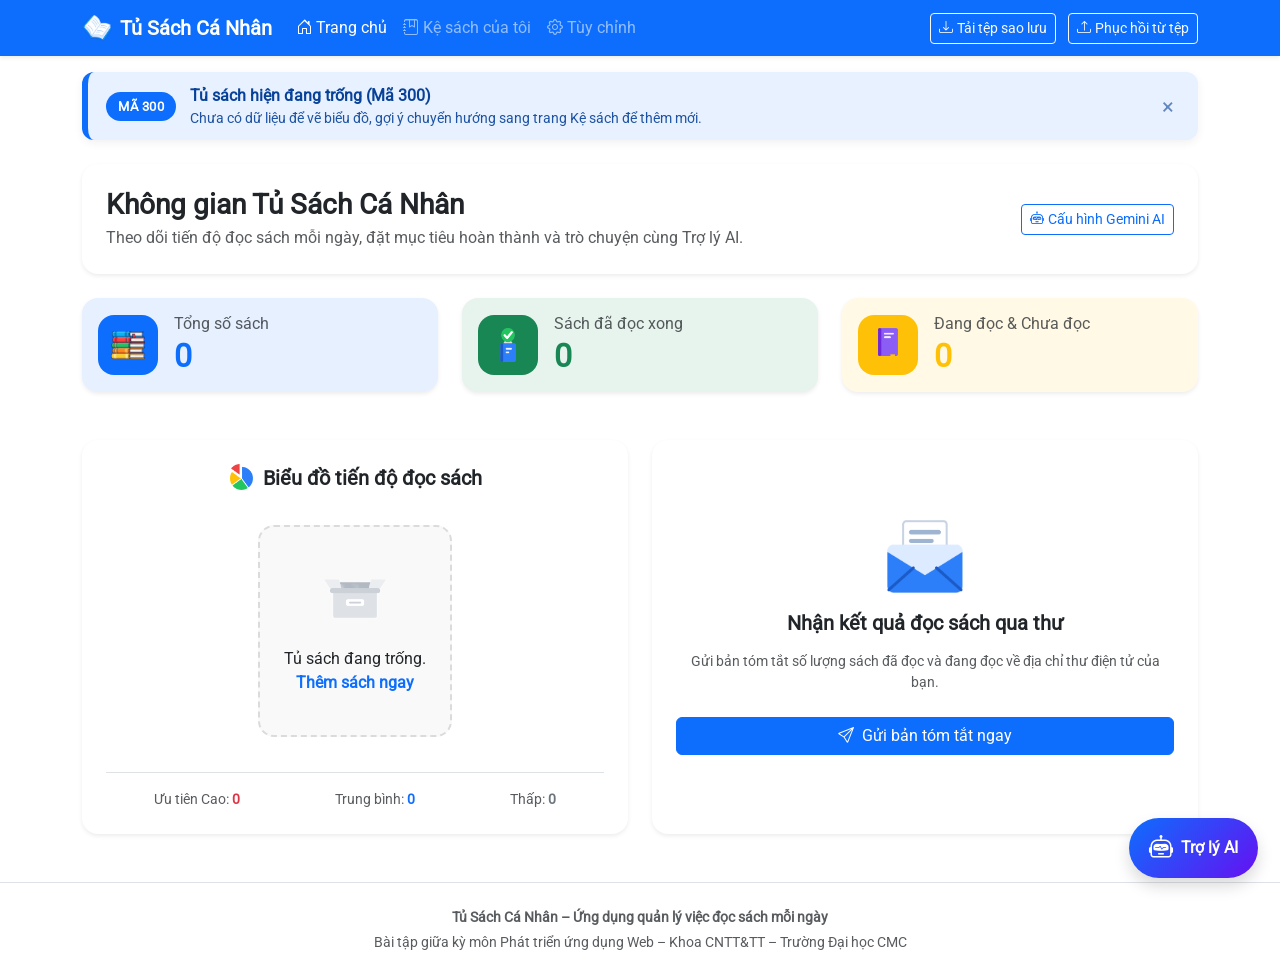
<file: index.html>
<!DOCTYPE html>
<html lang="vi">
<head>
    <meta charset="UTF-8">
    <meta name="viewport" content="width=device-width, initial-scale=1.0">
    <title>Trang chủ - Tủ Sách Cá Nhân</title>

    <!-- [MÃ: GD-01] Khúc này chạy ngay lập tức khi vừa mở trang để đọc giao diện, kiểu chữ và bộ icon từ máy lên trước, giúp màn hình không bị chớp trắng -->
    <link id="themeStylesheet" href="vendor/bootstrap/bootstrap.min.css" rel="stylesheet">
    <script>
        (function() {
            const themeUrls = {
                'pure': '',
                'default': 'vendor/bootstrap/bootstrap.min.css',
                'flatly': 'vendor/bootswatch/flatly.min.css',
                'cyborg': 'vendor/bootswatch/cyborg.min.css',
                'sketchy': 'vendor/bootswatch/sketchy.min.css',
                'morph': 'vendor/bootswatch/morph.min.css'
            };
            const savedTheme = localStorage.getItem('app_theme') || 'default';
            const linkEl = document.getElementById('themeStylesheet');
            if (savedTheme === 'pure') {
                linkEl.removeAttribute('href');
                document.documentElement.classList.add('pure-mode');
            } else {
                linkEl.href = themeUrls[savedTheme] || themeUrls['default'];
                document.documentElement.classList.remove('pure-mode');
            }

            const savedFont = localStorage.getItem('app_font') || 'priority-regular';
            document.documentElement.setAttribute('data-font', savedFont);

            if ((localStorage.getItem('app_icon_pack') || 'bo1') === 'bo4') {
                document.documentElement.classList.add('use-default-icons');
            }
        })();
    </script>
    <link rel="stylesheet" href="vendor/bootstrap-icons/font/bootstrap-icons.css">
    <link rel="stylesheet" href="assets/css/style.css">
    <script src="vendor/chartjs/chart.umd.js"></script>
    <script src="vendor/emailjs/email.min.js"></script>
</head>
<body>

    <!-- [MÃ: GD-02] Thanh điều hướng trên cùng (Navbar): Chứa logo, menu chuyển giữa 3 trang và 2 nút Sao lưu / Phục hồi dữ liệu -->
    <nav class="navbar navbar-expand-lg navbar-dark bg-primary sticky-top shadow-sm" id="mainNavbar">
        <div class="container">
            <a class="navbar-brand fw-bold d-flex align-items-center" href="index.html">
                <i class="bi bi-book-half me-2 default-icon"></i>
                <img data-icon="logo.png" class="nav-logo me-2 dynamic-icon" alt="">
                Tủ Sách Cá Nhân
            </a>
            <button class="navbar-toggler" type="button" id="mobileMenuBtn" data-bs-toggle="collapse" data-bs-target="#navbarNav">
                <span class="navbar-toggler-icon"></span>
            </button>
            <div class="collapse navbar-collapse" id="navbarNav">
                <ul class="navbar-nav me-auto">
                    <li class="nav-item"><a class="nav-link active" href="index.html"><i class="bi bi-house-door me-1"></i>Trang chủ</a></li>
                    <li class="nav-item"><a class="nav-link" href="books.html"><i class="bi bi-journal-bookmark me-1"></i>Kệ sách của tôi</a></li>
                    <li class="nav-item"><a class="nav-link" href="settings.html"><i class="bi bi-gear me-1"></i>Tùy chỉnh</a></li>
                </ul>
                <div class="nav-actions">
                    <button class="btn btn-outline-light btn-sm ms-2" id="btnExportJSON"><i class="bi bi-download me-1"></i>Tải tệp sao lưu</button>
                    <label class="btn btn-outline-light btn-sm ms-2 mb-0" for="btnImportJSON"><i class="bi bi-upload me-1"></i>Phục hồi từ tệp</label>
                    <input type="file" id="btnImportJSON" accept=".json" style="display: none;">
                </div>
            </div>
        </div>
    </nav>

    <!-- [MÃ: GD-18] Khung hiển thị trạng thái kết nối & bắt ngoại lệ trực tiếp trên màn hình (Báo rõ mã 200, 300, 400, 404, 500...) -->
    <div class="container mt-3">
        <div id="systemStatusBox" class="status-banner status-200">
            <div class="status-banner-left">
                <span id="statusCodeBadge" class="status-code-pill">MÃ 200</span>
                <div class="status-text-group">
                    <strong id="statusTitleText">Hệ thống hoạt động ổn định</strong>
                    <span id="statusDetailText" class="status-detail-sub">Đã kết nối bộ nhớ trình duyệt và tải dữ liệu tủ sách thành công.</span>
                </div>
            </div>
            <button type="button" class="status-close-btn" id="btnHideStatusBox" title="Thu gọn thông báo">×</button>
        </div>
    </div>

    <main class="container py-4">
        <div class="welcome-banner mb-4 p-4 rounded-4 shadow-sm bg-body d-flex justify-content-between align-items-center flex-wrap gap-3">
            <div>
                <h3 class="fw-bold mb-1">Không gian Tủ Sách Cá Nhân</h3>
                <p class="text-muted mb-0">Theo dõi tiến độ đọc sách mỗi ngày, đặt mục tiêu hoàn thành và trò chuyện cùng Trợ lý AI.</p>
            </div>
            <a href="settings.html#aiSettingsSection" class="btn btn-outline-primary btn-sm">
                <i class="bi bi-robot me-1"></i>Cấu hình Gemini AI
            </a>
        </div>

        <!-- [MÃ: GD-03] 3 hộp thống kê số lượng sách: Tổng số sách (#totalBooks), Đã đọc (#readBooks), Đang/Chưa đọc (#unreadBooks) -->
        <div class="row g-4 mb-5" id="statCardsSection">
            <div class="col-md-4">
                <div class="card stat-card shadow-sm h-100 bg-primary bg-opacity-10 border-0">
                    <div class="card-body d-flex align-items-center">
                        <div class="icon-box bg-primary text-white me-3">
                            <i class="bi bi-collection default-icon"></i>
                            <img data-icon="icon-total.png" class="stat-icon dynamic-icon" alt="">
                        </div>
                        <div>
                            <h6 class="card-title text-muted mb-1">Tổng số sách</h6>
                            <h2 class="mb-0 fw-bold text-primary" id="totalBooks">0</h2>
                        </div>
                    </div>
                </div>
            </div>
            <div class="col-md-4">
                <div class="card stat-card shadow-sm h-100 bg-success bg-opacity-10 border-0">
                    <div class="card-body d-flex align-items-center">
                        <div class="icon-box bg-success text-white me-3">
                            <i class="bi bi-check-circle default-icon"></i>
                            <img data-icon="icon-read.png" class="stat-icon dynamic-icon" alt="">
                        </div>
                        <div>
                            <h6 class="card-title text-muted mb-1">Sách đã đọc xong</h6>
                            <h2 class="mb-0 fw-bold text-success" id="readBooks">0</h2>
                        </div>
                    </div>
                </div>
            </div>
            <div class="col-md-4">
                <div class="card stat-card shadow-sm h-100 bg-warning bg-opacity-10 border-0">
                    <div class="card-body d-flex align-items-center">
                        <div class="icon-box bg-warning text-dark me-3">
                            <i class="bi bi-bookmark-dash default-icon"></i>
                            <img data-icon="icon-unread.png" class="stat-icon dynamic-icon" alt="">
                        </div>
                        <div>
                            <h6 class="card-title text-muted mb-1">Đang đọc & Chưa đọc</h6>
                            <h2 class="mb-0 fw-bold text-warning" id="unreadBooks">0</h2>
                        </div>
                    </div>
                </div>
            </div>
        </div>

        <div class="row justify-content-center">
            <!-- [MÃ: GD-04] Khung vẽ biểu đồ tròn thống kê tỷ lệ đọc sách (#bookChart) và đếm số lượng theo mức độ ưu tiên -->
            <div class="col-md-6 mb-4">
                <div class="card shadow-sm border-0 rounded-4 h-100 bg-body" id="chartSectionCard">
                    <div class="card-body p-4 text-center">
                        <h5 class="fw-bold mb-3">
                            <i class="bi bi-pie-chart me-2 default-icon"></i>
                            <img data-icon="icon-chart.png" class="title-icon me-2 dynamic-icon" alt="">Biểu đồ tiến độ đọc sách
                        </h5>
                        <div id="chartContainer" class="d-flex justify-content-center align-items-center" style="min-height: 250px;">
                            <canvas id="bookChart"></canvas>
                        </div>
                        <div class="priority-summary mt-3 pt-3 border-top d-flex justify-content-around small text-muted">
                            <span>Ưu tiên Cao: <strong class="text-danger" id="highPriorityCount">0</strong></span>
                            <span>Trung bình: <strong class="text-primary" id="mediumPriorityCount">0</strong></span>
                            <span>Thấp: <strong class="text-secondary" id="lowPriorityCount">0</strong></span>
                        </div>
                    </div>
                </div>
            </div>

            <!-- [MÃ: GD-05] Khung hộp nhấn gửi báo cáo kết quả đọc sách về thư điện tử cá nhân (#btnSendReport) -->
            <div class="col-md-6 mb-4">
                <div class="card shadow-sm border-0 rounded-4 h-100 bg-body" id="emailSectionCard">
                    <div class="card-body p-4 text-center d-flex flex-column justify-content-center">
                        <i class="bi bi-envelope-paper display-3 text-primary mb-3 default-icon d-block mx-auto"></i>
                        <img data-icon="icon-email.png" class="giant-icon mb-3 mx-auto dynamic-icon" alt="">
                        <h5 class="fw-bold mb-3">Nhận kết quả đọc sách qua thư</h5>
                        <p class="text-muted small mb-4">Gửi bản tóm tắt số lượng sách đã đọc và đang đọc về địa chỉ thư điện tử của bạn.</p>
                        <button class="btn btn-primary" id="btnSendReport"><i class="bi bi-send me-2"></i>Gửi bản tóm tắt ngay</button>
                    </div>
                </div>
            </div>
        </div>
    </main>

    <!-- [MÃ: GD-06] Chân trang (Footer bắt buộc theo đề bài) -->
    <footer class="app-footer py-4 mt-auto border-top bg-body" id="mainFooter">
        <div class="container text-center text-muted small">
            <p class="mb-1 fw-bold">Tủ Sách Cá Nhân – Ứng dụng quản lý việc đọc sách mỗi ngày</p>
            <p class="mb-0">Bài tập giữa kỳ môn Phát triển ứng dụng Web – Khoa CNTT&TT – Trường Đại học CMC</p>
        </div>
    </footer>

    <script src="vendor/bootstrap/bootstrap.bundle.min.js"></script>
    <script src="vendor/sweetalert2/sweetalert2.all.min.js"></script>
    <script src="assets/js/main.js"></script>
    <script src="assets/js/gemini-service.js"></script>

    <!-- [MÃ: NV-01] Đoạn xử lý đếm số lượng sách, vẽ biểu đồ Chart.js và bắt ngoại lệ khi gửi Email báo cáo ở Trang chủ -->
    <script>
        document.addEventListener('DOMContentLoaded', () => {
            try {
                const books = getBooks();
                let readCount = 0, unreadCount = 0;
                let highCount = 0, mediumCount = 0, lowCount = 0;

                // Chạy vòng lặp đếm xem có bao nhiêu cuốn đã đọc, chưa đọc và đếm theo từng mức ưu tiên
                books.forEach(b => {
                    if (b.status === 'Đã đọc') readCount++;
                    else unreadCount++;

                    if (b.priority === 'Cao') highCount++;
                    else if (b.priority === 'Thấp') lowCount++;
                    else mediumCount++;
                });

                document.getElementById('totalBooks').innerText = books.length;
                document.getElementById('readBooks').innerText = readCount;
                document.getElementById('unreadBooks').innerText = unreadCount;
                document.getElementById('highPriorityCount').innerText = highCount;
                document.getElementById('mediumPriorityCount').innerText = mediumCount;
                document.getElementById('lowPriorityCount').innerText = lowCount;

                const chartContainer = document.getElementById('chartContainer');
                const ctx = document.getElementById('bookChart');

                if (books.length === 0) {
                    chartContainer.innerHTML = `
                        <div class="empty-state">
                            <i class="bi bi-inbox fs-1 d-block mb-3 default-icon"></i>
                            <img data-icon="icon-empty.png" class="empty-icon mb-3 dynamic-icon" alt="">
                            <p class="mb-0">Tủ sách đang trống.<br><a href="books.html" class="text-decoration-none fw-bold">Thêm sách ngay</a></p>
                        </div>`;
                    applyIconPack();
                    hienThiThongBaoNgoaiLeHTML(300, 'Tủ sách hiện đang trống (Mã 300)', 'Chưa có dữ liệu để vẽ biểu đồ, gợi ý chuyển hướng sang trang Kệ sách để thêm mới.');
                } else if (typeof Chart !== 'undefined') {
                    new Chart(ctx, {
                        type: 'doughnut',
                        data: {
                            labels: ['Đã đọc xong', 'Đang đọc / Chưa đọc'],
                            datasets: [{
                                data: [readCount, unreadCount],
                                backgroundColor: ['#198754', '#ffc107'],
                                borderWidth: 0
                            }]
                        },
                        options: { cutout: '70%', plugins: { legend: { position: 'bottom' } } }
                    });
                    hienThiThongBaoNgoaiLeHTML(200, 'Tải thống kê & biểu đồ thành công (Mã 200)', `Đã tổng hợp số liệu từ ${books.length} cuốn sách trong bộ nhớ.`);
                } else {
                    hienThiThongBaoNgoaiLeHTML(500, 'Lỗi nạp thư viện biểu đồ (Mã 500)', 'Không tìm thấy thư viện Chart.js để vẽ biểu đồ tròn.');
                }

                // Sự kiện bấm nút gửi báo cáo qua thư điện tử
                document.getElementById('btnSendReport').addEventListener('click', function() {
                    ghiLogF12('BÁO CÁO EMAIL', 'Người dùng bấm nút Gửi bản tóm tắt ngay');

                    if (!navigator.onLine) {
                        hienThiThongBaoNgoaiLeHTML(500, 'Mất kết nối mạng khi gửi thư (Mã 500)', 'Tính năng gửi thư cần có mạng Internet. Các tính năng quản lý sách khác vẫn chạy Offline bình thường.');
                        Swal.fire('Đang ngoại tuyến (Mã 500)', 'Máy tính đang mất mạng nên chưa thể gửi thư điện tử lúc này.', 'error');
                        return;
                    }

                    if (books.length === 0) {
                        hienThiThongBaoNgoaiLeHTML(400, 'Không thể gửi báo cáo rỗng (Mã 400)', 'Tủ sách đang có 0 cuốn nên yêu cầu gửi thư bị từ chối.');
                        Swal.fire('Chưa có dữ liệu (Mã 400)', 'Tủ sách đang trống nên chưa thể gửi báo cáo.', 'warning');
                        return;
                    }

                    const emailConfig = JSON.parse(localStorage.getItem('emailConfig') || '{}');
                    if (!emailConfig.publicKey || !emailConfig.serviceId || !emailConfig.templateId || !emailConfig.targetEmail) {
                        hienThiThongBaoNgoaiLeHTML(300, 'Cần cấu hình hộp thư trước khi gửi (Mã 300)', 'Hệ thống điều hướng bạn sang trang Tùy chỉnh để nhập mã kết nối EmailJS.');
                        Swal.fire({
                            title: 'Chưa cài đặt hộp thư (Mã 300)',
                            text: 'Vui lòng vào trang Tùy chỉnh để điền thông tin hộp thư nhận báo cáo.',
                            icon: 'warning',
                            confirmButtonText: 'Đến trang Tùy chỉnh'
                        }).then((res) => {
                            if (res.isConfirmed) window.location.href = 'settings.html';
                        });
                        return;
                    }

                    Swal.fire({ title: 'Đang kết nối máy chủ gửi thư...', allowOutsideClick: false, didOpen: () => { Swal.showLoading(); }});
                    emailjs.init(emailConfig.publicKey);
                    emailjs.send(emailConfig.serviceId, emailConfig.templateId, {
                        to_email: emailConfig.targetEmail,
                        total_books: books.length,
                        read_books: readCount,
                        unread_books: unreadCount,
                        time: new Date().toLocaleString('vi-VN')
                    }).then((response) => {
                        const code = response && response.status ? response.status : 200;
                        hienThiThongBaoNgoaiLeHTML(code, `Gửi báo cáo thư điện tử thành công (Mã ${code})`, `Đã chuyển bản tóm tắt tới hộp thư ${emailConfig.targetEmail}.`);
                        Swal.fire('Thành công (Mã 200)', `Đã gửi bản tóm tắt tới: ${emailConfig.targetEmail}`, 'success');
                    }, (err) => {
                        const errCode = (err && err.status) ? err.status : 500;
                        hienThiThongBaoNgoaiLeHTML(errCode, `Lỗi máy chủ gửi thư (Mã ${errCode})`, 'Không thể xác thực Public Key / Service ID hoặc máy chủ EmailJS từ chối kết nối.');
                        Swal.fire(`Lỗi gửi thư (Mã ${errCode})`, 'Vui lòng kiểm tra lại mã cấu hình trong trang Tùy chỉnh.', 'error');
                    });
                });
            } catch (err) {
                hienThiThongBaoNgoaiLeHTML(500, 'Ngoại lệ xử lý trang chủ (Mã 500)', err.message);
            }
        });
    </script>
</body>
</html>
</file>
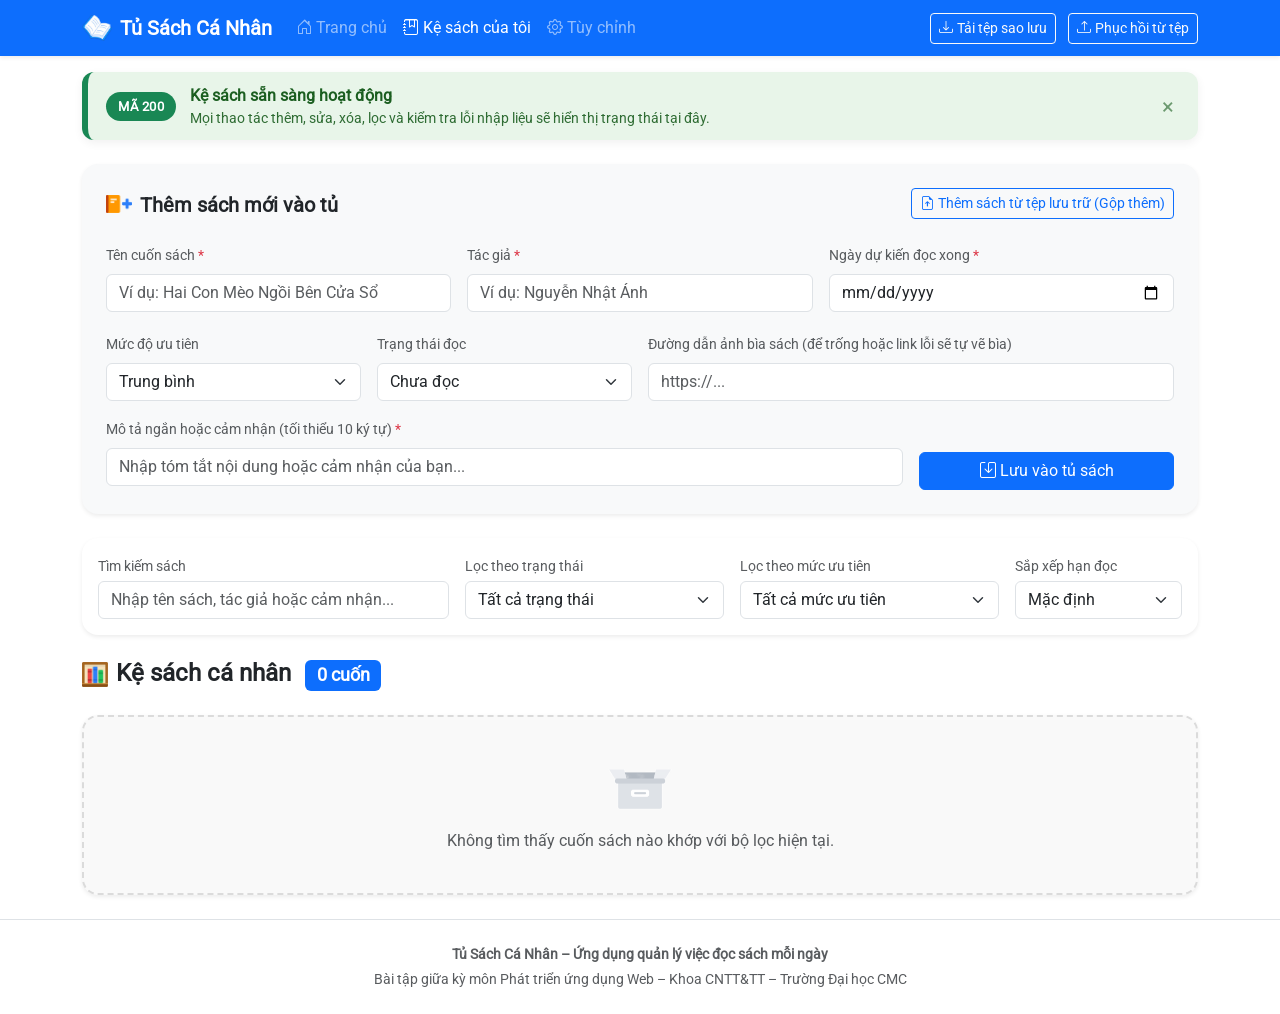
<file: books.html>
<!DOCTYPE html>
<html lang="vi">
<head>
    <meta charset="UTF-8">
    <meta name="viewport" content="width=device-width, initial-scale=1.0">
    <title>Kệ sách của tôi - Tủ Sách Cá Nhân</title>

    <!-- [MÃ: GD-01] Khúc này đọc nhanh giao diện, font chữ và bộ icon đã lưu trước khi trình duyệt vẽ khung trang -->
    <link id="themeStylesheet" href="vendor/bootstrap/bootstrap.min.css" rel="stylesheet">
    <script>
        (function() {
            const themeUrls = {
                'pure': '',
                'default': 'vendor/bootstrap/bootstrap.min.css',
                'flatly': 'vendor/bootswatch/flatly.min.css',
                'cyborg': 'vendor/bootswatch/cyborg.min.css',
                'sketchy': 'vendor/bootswatch/sketchy.min.css',
                'morph': 'vendor/bootswatch/morph.min.css'
            };
            const savedTheme = localStorage.getItem('app_theme') || 'default';
            const linkEl = document.getElementById('themeStylesheet');
            if (savedTheme === 'pure') {
                linkEl.removeAttribute('href');
                document.documentElement.classList.add('pure-mode');
            } else {
                linkEl.href = themeUrls[savedTheme] || themeUrls['default'];
                document.documentElement.classList.remove('pure-mode');
            }

            const savedFont = localStorage.getItem('app_font') || 'priority-regular';
            document.documentElement.setAttribute('data-font', savedFont);

            if ((localStorage.getItem('app_icon_pack') || 'bo1') === 'bo4') {
                document.documentElement.classList.add('use-default-icons');
            }
        })();
    </script>
    <link rel="stylesheet" href="vendor/bootstrap-icons/font/bootstrap-icons.css">
    <link rel="stylesheet" href="assets/css/style.css">
</head>
<body>

    <!-- [MÃ: GD-02] Thanh điều hướng trên cùng (Navbar) -->
    <nav class="navbar navbar-expand-lg navbar-dark bg-primary sticky-top shadow-sm" id="mainNavbar">
        <div class="container">
            <a class="navbar-brand fw-bold d-flex align-items-center" href="index.html">
                <i class="bi bi-book-half me-2 default-icon"></i>
                <img data-icon="logo.png" class="nav-logo me-2 dynamic-icon" alt="">
                Tủ Sách Cá Nhân
            </a>
            <button class="navbar-toggler" type="button" id="mobileMenuBtn" data-bs-toggle="collapse" data-bs-target="#navbarNav">
                <span class="navbar-toggler-icon"></span>
            </button>
            <div class="collapse navbar-collapse" id="navbarNav">
                <ul class="navbar-nav me-auto">
                    <li class="nav-item"><a class="nav-link" href="index.html"><i class="bi bi-house-door me-1"></i>Trang chủ</a></li>
                    <li class="nav-item"><a class="nav-link active" href="books.html"><i class="bi bi-journal-bookmark me-1"></i>Kệ sách của tôi</a></li>
                    <li class="nav-item"><a class="nav-link" href="settings.html"><i class="bi bi-gear me-1"></i>Tùy chỉnh</a></li>
                </ul>
                <div class="nav-actions">
                    <button class="btn btn-outline-light btn-sm ms-2" id="btnExportJSON"><i class="bi bi-download me-1"></i>Tải tệp sao lưu</button>
                    <label class="btn btn-outline-light btn-sm ms-2 mb-0" for="btnImportJSON"><i class="bi bi-upload me-1"></i>Phục hồi từ tệp</label>
                    <input type="file" id="btnImportJSON" accept=".json" style="display: none;">
                </div>
            </div>
        </div>
    </nav>

    <!-- [MÃ: GD-18] Khung hiển thị trạng thái & bắt ngoại lệ trên màn hình trang Kệ sách (Báo mã 200, 300, 400, 404, 500) -->
    <div class="container mt-3">
        <div id="systemStatusBox" class="status-banner status-200">
            <div class="status-banner-left">
                <span id="statusCodeBadge" class="status-code-pill">MÃ 200</span>
                <div class="status-text-group">
                    <strong id="statusTitleText">Kệ sách sẵn sàng hoạt động</strong>
                    <span id="statusDetailText" class="status-detail-sub">Mọi thao tác thêm, sửa, xóa, lọc và kiểm tra lỗi nhập liệu sẽ hiển thị trạng thái tại đây.</span>
                </div>
            </div>
            <button type="button" class="status-close-btn" id="btnHideStatusBox" title="Thu gọn thông báo">×</button>
        </div>
    </div>

    <main class="container py-4">
        <!-- [MÃ: GD-07] Khung biểu mẫu Thêm sách mới / Cập nhật thông tin sách (#bookForm) và nút Gộp thêm tệp sách (#btnBatchImport) -->
        <div class="card shadow-sm border-0 rounded-4 mb-4 bg-body-tertiary" id="bookFormCard">
            <div class="card-body p-4">
                <div class="d-flex justify-content-between align-items-center mb-4 flex-wrap gap-2">
                    <h5 class="fw-bold mb-0" id="formHeading">
                        <i class="bi bi-plus-circle text-primary me-2 default-icon"></i>
                        <img data-icon="icon-add.png" class="title-icon me-2 dynamic-icon" alt="">Thêm sách mới vào tủ
                    </h5>
                    <div>
                        <label class="btn btn-sm btn-outline-primary mb-0" for="btnBatchImport">
                            <i class="bi bi-file-earmark-arrow-up me-1"></i>Thêm sách từ tệp lưu trữ (Gộp thêm)
                        </label>
                        <input type="file" id="btnBatchImport" accept=".json" style="display: none;">
                    </div>
                </div>

                <form id="bookForm" novalidate>
                    <!-- Ô ẩn lưu ID sách khi bấm nút Sửa -->
                    <input type="hidden" id="bookId">
                    <div class="row g-3">
                        <div class="col-md-4">
                            <label class="form-label small text-muted" for="title">Tên cuốn sách <span class="text-danger">*</span></label>
                            <input type="text" class="form-control" id="title" placeholder="Ví dụ: Hai Con Mèo Ngồi Bên Cửa Sổ">
                            <div class="field-error text-danger small mt-1" id="errorTitle"></div>
                        </div>
                        <div class="col-md-4">
                            <label class="form-label small text-muted" for="author">Tác giả <span class="text-danger">*</span></label>
                            <input type="text" class="form-control" id="author" placeholder="Ví dụ: Nguyễn Nhật Ánh">
                            <div class="field-error text-danger small mt-1" id="errorAuthor"></div>
                        </div>
                        <div class="col-md-4">
                            <label class="form-label small text-muted" for="deadline">Ngày dự kiến đọc xong <span class="text-danger">*</span></label>
                            <input type="date" class="form-control" id="deadline">
                            <div class="field-error text-danger small mt-1" id="errorDeadline"></div>
                        </div>
                        <div class="col-md-3">
                            <label class="form-label small text-muted" for="priority">Mức độ ưu tiên</label>
                            <select class="form-select" id="priority">
                                <option value="Thấp">Thấp (Đọc lúc rảnh)</option>
                                <option value="Trung bình" selected>Trung bình</option>
                                <option value="Cao">Cao (Cần đọc sớm)</option>
                            </select>
                        </div>
                        <div class="col-md-3">
                            <label class="form-label small text-muted" for="status">Trạng thái đọc</label>
                            <select class="form-select" id="status">
                                <option value="Chưa đọc">Chưa đọc</option>
                                <option value="Đang đọc">Đang đọc</option>
                                <option value="Đã đọc">Đã đọc</option>
                            </select>
                        </div>
                        <div class="col-md-6">
                            <label class="form-label small text-muted" for="coverUrl">Đường dẫn ảnh bìa sách (để trống hoặc link lỗi sẽ tự vẽ bìa)</label>
                            <input type="url" class="form-control" id="coverUrl" placeholder="https://...">
                        </div>
                        <div class="col-md-9">
                            <label class="form-label small text-muted" for="description">Mô tả ngắn hoặc cảm nhận (tối thiểu 10 ký tự) <span class="text-danger">*</span></label>
                            <input type="text" class="form-control" id="description" placeholder="Nhập tóm tắt nội dung hoặc cảm nhận của bạn...">
                            <div class="field-error text-danger small mt-1" id="errorDescription"></div>
                        </div>
                        <div class="col-md-3 d-flex align-items-end gap-2">
                            <button type="submit" class="btn btn-primary w-100" id="btnSubmitBook">
                                <i class="bi bi-save me-1"></i>Lưu vào tủ sách
                            </button>
                            <button type="button" class="btn btn-outline-secondary d-none" id="btnCancelEdit">Hủy</button>
                        </div>
                    </div>
                </form>
            </div>
        </div>

        <!-- [MÃ: GD-08] Thanh công cụ Tìm kiếm từ khóa (#searchInput), Lọc trạng thái (#filterStatus), Lọc mức ưu tiên (#filterPriority) và Sắp xếp hạn đọc (#sortDeadline) -->
        <div class="card shadow-sm border-0 rounded-4 mb-4 bg-body" id="filterToolbarCard">
            <div class="card-body p-3">
                <div class="row g-3 align-items-center">
                    <div class="col-md-4">
                        <label class="form-label small text-muted mb-1" for="searchInput">Tìm kiếm sách</label>
                        <input type="text" class="form-control" id="searchInput" placeholder="Nhập tên sách, tác giả hoặc cảm nhận...">
                    </div>
                    <div class="col-md-3">
                        <label class="form-label small text-muted mb-1" for="filterStatus">Lọc theo trạng thái</label>
                        <select class="form-select" id="filterStatus">
                            <option value="all">Tất cả trạng thái</option>
                            <option value="Chưa đọc">Chưa đọc</option>
                            <option value="Đang đọc">Đang đọc</option>
                            <option value="Đã đọc">Đã đọc xong</option>
                        </select>
                    </div>
                    <div class="col-md-3">
                        <label class="form-label small text-muted mb-1" for="filterPriority">Lọc theo mức ưu tiên</label>
                        <select class="form-select" id="filterPriority">
                            <option value="all">Tất cả mức ưu tiên</option>
                            <option value="Cao">Ưu tiên Cao</option>
                            <option value="Trung bình">Ưu tiên Trung bình</option>
                            <option value="Thấp">Ưu tiên Thấp</option>
                        </select>
                    </div>
                    <div class="col-md-2">
                        <label class="form-label small text-muted mb-1" for="sortDeadline">Sắp xếp hạn đọc</label>
                        <select class="form-select" id="sortDeadline">
                            <option value="default">Mặc định</option>
                            <option value="asc">Gần nhất trước</option>
                            <option value="desc">Xa nhất trước</option>
                        </select>
                    </div>
                </div>
            </div>
        </div>

        <!-- [MÃ: GD-09] Khu vực lưới hiển thị danh sách thẻ sách (#bookGrid) -->
        <div class="d-flex justify-content-between align-items-center mb-4">
            <h4 class="fw-bold mb-0">
                <i class="bi bi-bookshelf me-2 default-icon"></i>
                <img data-icon="icon-library.png" class="title-icon me-2 dynamic-icon" alt="">Kệ sách cá nhân
                <span class="badge bg-primary ms-2" id="bookCountBadge">0 cuốn</span>
            </h4>
        </div>
        <div class="row g-4" id="bookGrid"></div>
    </main>

    <!-- [MÃ: GD-06] Chân trang (Footer) -->
    <footer class="app-footer py-4 mt-auto border-top bg-body" id="mainFooter">
        <div class="container text-center text-muted small">
            <p class="mb-1 fw-bold">Tủ Sách Cá Nhân – Ứng dụng quản lý việc đọc sách mỗi ngày</p>
            <p class="mb-0">Bài tập giữa kỳ môn Phát triển ứng dụng Web – Khoa CNTT&TT – Trường Đại học CMC</p>
        </div>
    </footer>

    <script src="vendor/bootstrap/bootstrap.bundle.min.js"></script>
    <script src="vendor/sweetalert2/sweetalert2.all.min.js"></script>
    <script src="assets/js/main.js"></script>
    <script src="assets/js/books.js"></script>
</body>
</html>
</file>
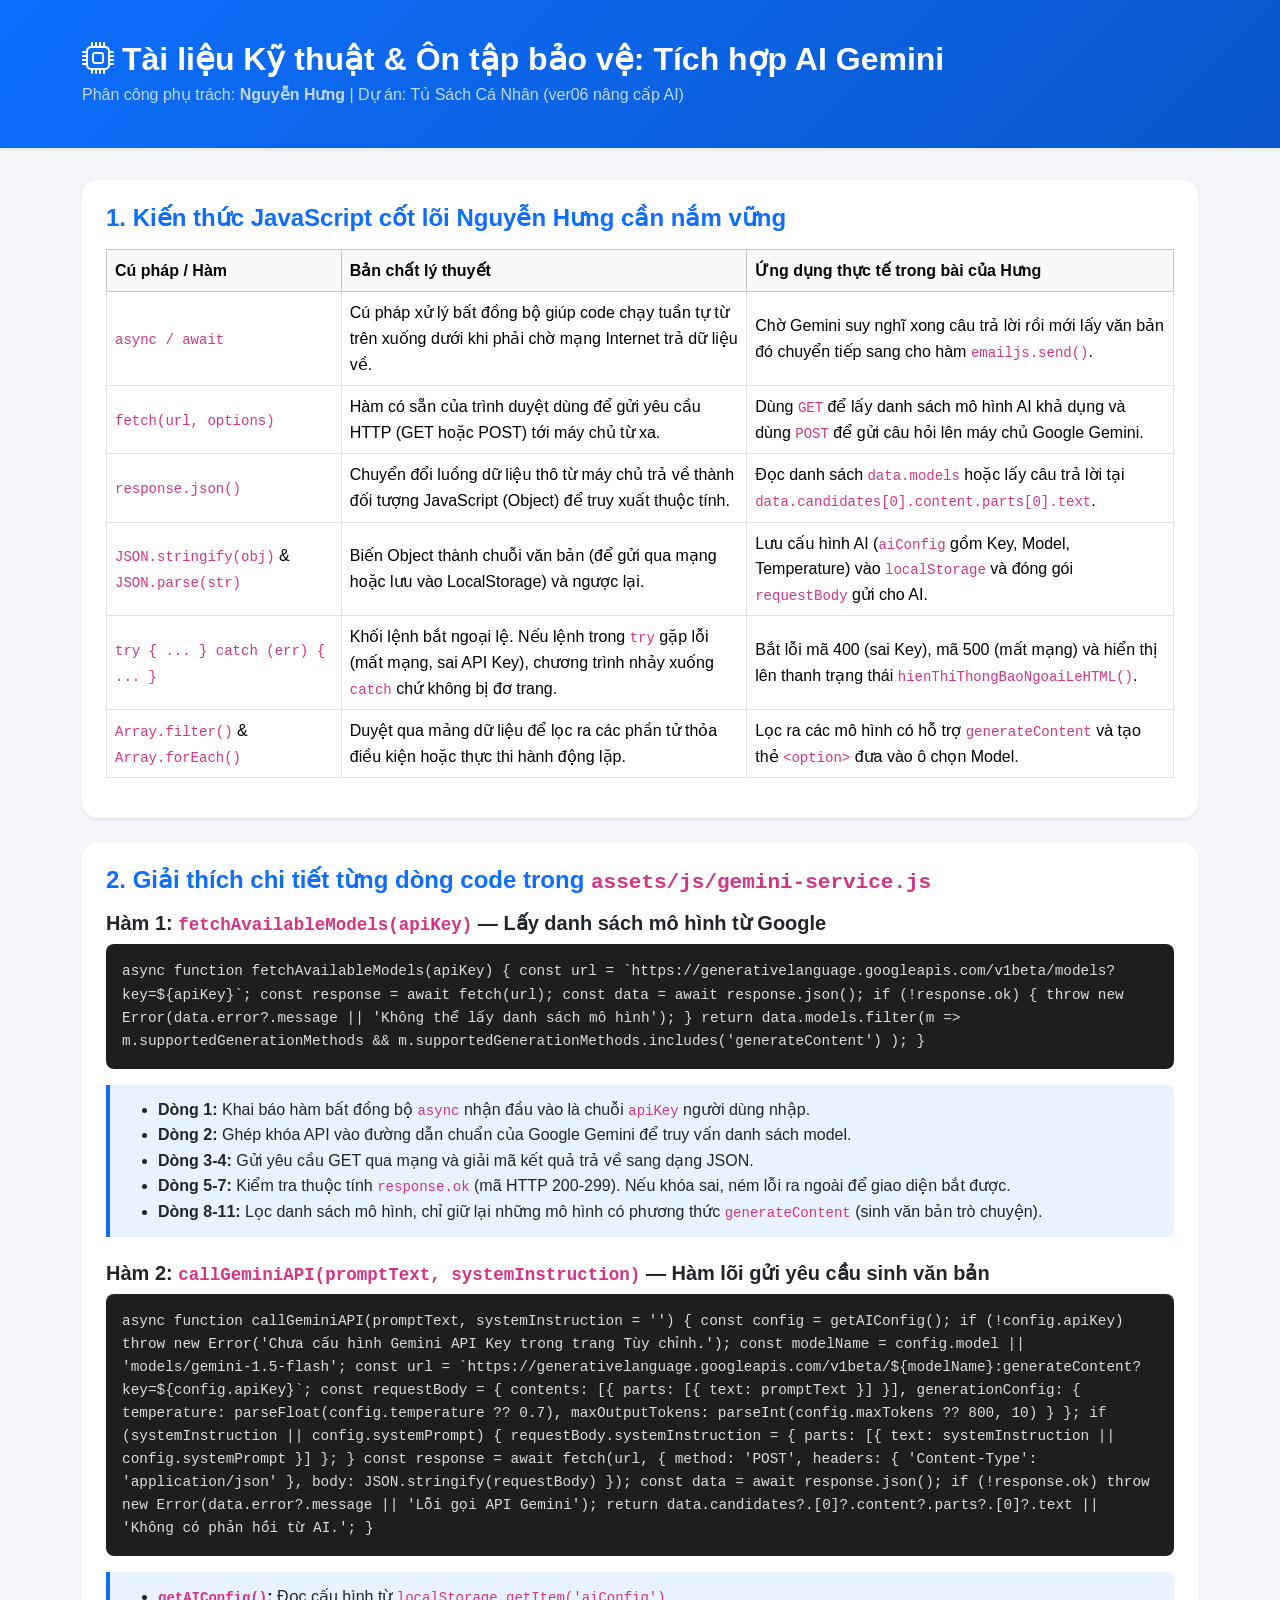
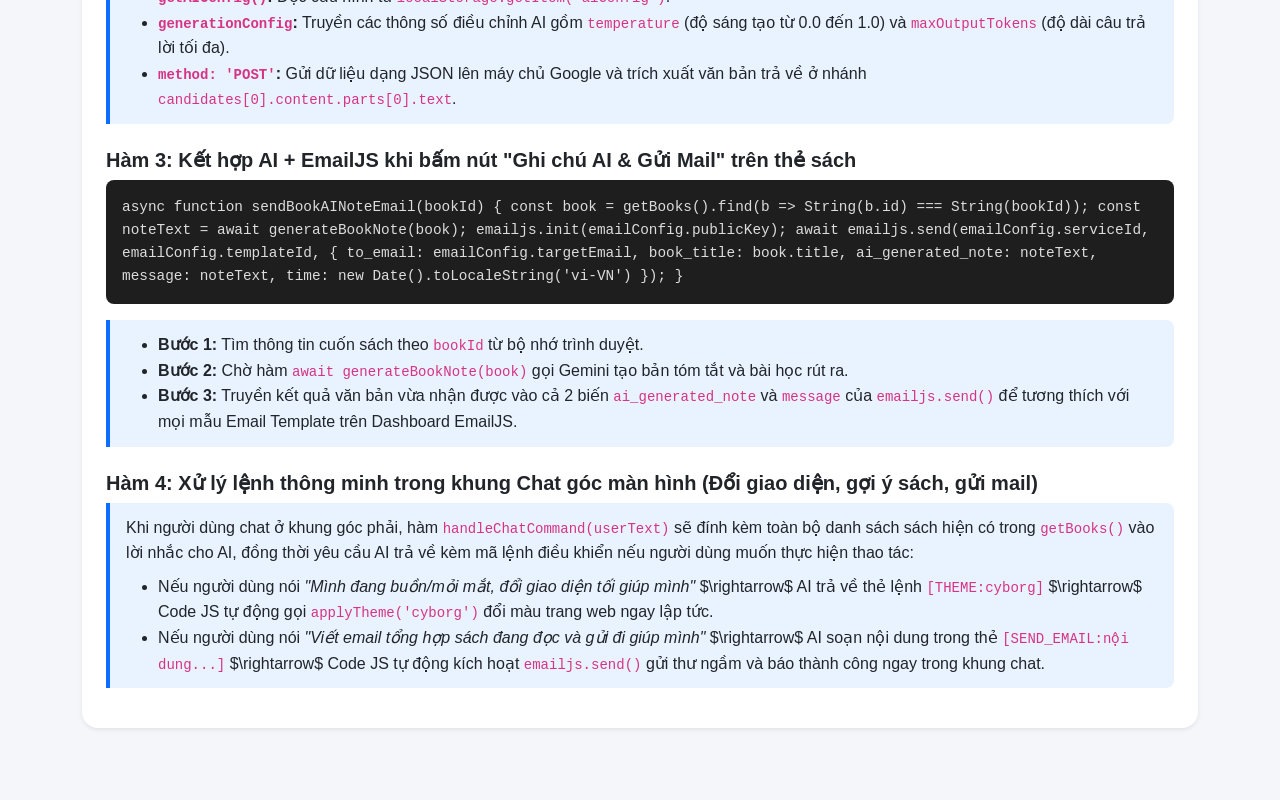
<file: tai-lieu-on-tap-ai.html>
<!DOCTYPE html>
<html lang="vi">
<head>
    <meta charset="UTF-8">
    <meta name="viewport" content="width=device-width, initial-scale=1.0">
    <title>Tài liệu Ôn tập & Giải thích Code AI - Nguyễn Hưng</title>
    <link href="vendor/bootstrap/bootstrap.min.css" rel="stylesheet">
    <link rel="stylesheet" href="vendor/bootstrap-icons/font/bootstrap-icons.css">
    <style>
        body { background-color: #f4f6f9; color: #212529; font-family: 'Segoe UI', Tahoma, Geneva, Verdana, sans-serif; line-height: 1.6; }
        .doc-header { background: linear-gradient(135deg, #0d6efd, #0a58ca); color: #fff; padding: 2.5rem 0; margin-bottom: 2rem; }
        .code-block { background: #1e1e1e; color: #dcdcdc; padding: 1rem; border-radius: 8px; font-family: Consolas, monospace; font-size: 0.9rem; overflow-x: auto; margin-bottom: 1rem; }
        .line-explain { border-left: 4px solid #0d6efd; background: #e9f2ff; padding: 0.75rem 1rem; margin-bottom: 1rem; border-radius: 0 8px 8px 0; }
        .badge-code { font-family: monospace; font-size: 0.85rem; }
    </style>
</head>
<body>

    <header class="doc-header shadow-sm">
        <div class="container">
            <h2 class="fw-bold mb-1"><i class="bi bi-cpu me-2"></i>Tài liệu Kỹ thuật & Ôn tập bảo vệ: Tích hợp AI Gemini</h2>
            <p class="mb-0 opacity-75">Phân công phụ trách: <strong>Nguyễn Hưng</strong> | Dự án: Tủ Sách Cá Nhân (ver06 nâng cấp AI)</p>
        </div>
    </header>

    <main class="container pb-5">
        <!-- Phần 1: Lý thuyết cốt lõi -->
        <div class="card border-0 shadow-sm rounded-4 mb-4">
            <div class="card-body p-4">
                <h4 class="fw-bold text-primary mb-3">1. Kiến thức JavaScript cốt lõi Nguyễn Hưng cần nắm vững</h4>
                <div class="table-responsive">
                    <table class="table table-bordered align-middle">
                        <thead class="table-light">
                            <tr>
                                <th style="width: 22%;">Cú pháp / Hàm</th>
                                <th style="width: 38%;">Bản chất lý thuyết</th>
                                <th style="width: 40%;">Ứng dụng thực tế trong bài của Hưng</th>
                            </tr>
                        </thead>
                        <tbody>
                            <tr>
                                <td><code>async / await</code></td>
                                <td>Cú pháp xử lý bất đồng bộ giúp code chạy tuần tự từ trên xuống dưới khi phải chờ mạng Internet trả dữ liệu về.</td>
                                <td>Chờ Gemini suy nghĩ xong câu trả lời rồi mới lấy văn bản đó chuyển tiếp sang cho hàm <code>emailjs.send()</code>.</td>
                            </tr>
                            <tr>
                                <td><code>fetch(url, options)</code></td>
                                <td>Hàm có sẵn của trình duyệt dùng để gửi yêu cầu HTTP (GET hoặc POST) tới máy chủ từ xa.</td>
                                <td>Dùng <code>GET</code> để lấy danh sách mô hình AI khả dụng và dùng <code>POST</code> để gửi câu hỏi lên máy chủ Google Gemini.</td>
                            </tr>
                            <tr>
                                <td><code>response.json()</code></td>
                                <td>Chuyển đổi luồng dữ liệu thô từ máy chủ trả về thành đối tượng JavaScript (Object) để truy xuất thuộc tính.</td>
                                <td>Đọc danh sách <code>data.models</code> hoặc lấy câu trả lời tại <code>data.candidates[0].content.parts[0].text</code>.</td>
                            </tr>
                            <tr>
                                <td><code>JSON.stringify(obj)</code> & <code>JSON.parse(str)</code></td>
                                <td>Biến Object thành chuỗi văn bản (để gửi qua mạng hoặc lưu vào LocalStorage) và ngược lại.</td>
                                <td>Lưu cấu hình AI (<code>aiConfig</code> gồm Key, Model, Temperature) vào <code>localStorage</code> và đóng gói <code>requestBody</code> gửi cho AI.</td>
                            </tr>
                            <tr>
                                <td><code>try { ... } catch (err) { ... }</code></td>
                                <td>Khối lệnh bắt ngoại lệ. Nếu lệnh trong <code>try</code> gặp lỗi (mất mạng, sai API Key), chương trình nhảy xuống <code>catch</code> chứ không bị đơ trang.</td>
                                <td>Bắt lỗi mã 400 (sai Key), mã 500 (mất mạng) và hiển thị lên thanh trạng thái <code>hienThiThongBaoNgoaiLeHTML()</code>.</td>
                            </tr>
                            <tr>
                                <td><code>Array.filter()</code> & <code>Array.forEach()</code></td>
                                <td>Duyệt qua mảng dữ liệu để lọc ra các phần tử thỏa điều kiện hoặc thực thi hành động lặp.</td>
                                <td>Lọc ra các mô hình có hỗ trợ <code>generateContent</code> và tạo thẻ <code>&lt;option&gt;</code> đưa vào ô chọn Model.</td>
                            </tr>
                        </tbody>
                    </table>
                </div>
            </div>
        </div>

        <!-- Phần 2: Giải thích từng hàm -->
        <div class="card border-0 shadow-sm rounded-4 mb-4">
            <div class="card-body p-4">
                <h4 class="fw-bold text-primary mb-3">2. Giải thích chi tiết từng dòng code trong <code>assets/js/gemini-service.js</code></h4>

                <h5 class="fw-bold mt-3">Hàm 1: <code>fetchAvailableModels(apiKey)</code> — Lấy danh sách mô hình từ Google</h5>
                <div class="code-block">
async function fetchAvailableModels(apiKey) {
    const url = `https://generativelanguage.googleapis.com/v1beta/models?key=${apiKey}`;
    const response = await fetch(url);
    const data = await response.json();
    if (!response.ok) {
        throw new Error(data.error?.message || 'Không thể lấy danh sách mô hình');
    }
    return data.models.filter(m => 
        m.supportedGenerationMethods && 
        m.supportedGenerationMethods.includes('generateContent')
    );
}</div>
                <div class="line-explain">
                    <ul class="mb-0">
                        <li><strong>Dòng 1:</strong> Khai báo hàm bất đồng bộ <code>async</code> nhận đầu vào là chuỗi <code>apiKey</code> người dùng nhập.</li>
                        <li><strong>Dòng 2:</strong> Ghép khóa API vào đường dẫn chuẩn của Google Gemini để truy vấn danh sách model.</li>
                        <li><strong>Dòng 3-4:</strong> Gửi yêu cầu GET qua mạng và giải mã kết quả trả về sang dạng JSON.</li>
                        <li><strong>Dòng 5-7:</strong> Kiểm tra thuộc tính <code>response.ok</code> (mã HTTP 200-299). Nếu khóa sai, ném lỗi ra ngoài để giao diện bắt được.</li>
                        <li><strong>Dòng 8-11:</strong> Lọc danh sách mô hình, chỉ giữ lại những mô hình có phương thức <code>generateContent</code> (sinh văn bản trò chuyện).</li>
                    </ul>
                </div>

                <h5 class="fw-bold mt-4">Hàm 2: <code>callGeminiAPI(promptText, systemInstruction)</code> — Hàm lõi gửi yêu cầu sinh văn bản</h5>
                <div class="code-block">
async function callGeminiAPI(promptText, systemInstruction = '') {
    const config = getAIConfig();
    if (!config.apiKey) throw new Error('Chưa cấu hình Gemini API Key trong trang Tùy chỉnh.');

    const modelName = config.model || 'models/gemini-1.5-flash';
    const url = `https://generativelanguage.googleapis.com/v1beta/${modelName}:generateContent?key=${config.apiKey}`;

    const requestBody = {
        contents: [{ parts: [{ text: promptText }] }],
        generationConfig: {
            temperature: parseFloat(config.temperature ?? 0.7),
            maxOutputTokens: parseInt(config.maxTokens ?? 800, 10)
        }
    };
    if (systemInstruction || config.systemPrompt) {
        requestBody.systemInstruction = {
            parts: [{ text: systemInstruction || config.systemPrompt }]
        };
    }

    const response = await fetch(url, {
        method: 'POST',
        headers: { 'Content-Type': 'application/json' },
        body: JSON.stringify(requestBody)
    });
    const data = await response.json();
    if (!response.ok) throw new Error(data.error?.message || 'Lỗi gọi API Gemini');
    return data.candidates?.[0]?.content?.parts?.[0]?.text || 'Không có phản hồi từ AI.';
}</div>
                <div class="line-explain">
                    <ul class="mb-0">
                        <li><strong><code>getAIConfig()</code>:</strong> Đọc cấu hình từ <code>localStorage.getItem('aiConfig')</code>.</li>
                        <li><strong><code>generationConfig</code>:</strong> Truyền các thông số điều chỉnh AI gồm <code>temperature</code> (độ sáng tạo từ 0.0 đến 1.0) và <code>maxOutputTokens</code> (độ dài câu trả lời tối đa).</li>
                        <li><strong><code>method: 'POST'</code>:</strong> Gửi dữ liệu dạng JSON lên máy chủ Google và trích xuất văn bản trả về ở nhánh <code>candidates[0].content.parts[0].text</code>.</li>
                    </ul>
                </div>

                <h5 class="fw-bold mt-4">Hàm 3: Kết hợp AI + EmailJS khi bấm nút "Ghi chú AI & Gửi Mail" trên thẻ sách</h5>
                <div class="code-block">
async function sendBookAINoteEmail(bookId) {
    const book = getBooks().find(b => String(b.id) === String(bookId));
    const noteText = await generateBookNote(book);
    emailjs.init(emailConfig.publicKey);
    await emailjs.send(emailConfig.serviceId, emailConfig.templateId, {
        to_email: emailConfig.targetEmail,
        book_title: book.title,
        ai_generated_note: noteText,
        message: noteText,
        time: new Date().toLocaleString('vi-VN')
    });
}</div>
                <div class="line-explain">
                    <ul class="mb-0">
                        <li><strong>Bước 1:</strong> Tìm thông tin cuốn sách theo <code>bookId</code> từ bộ nhớ trình duyệt.</li>
                        <li><strong>Bước 2:</strong> Chờ hàm <code>await generateBookNote(book)</code> gọi Gemini tạo bản tóm tắt và bài học rút ra.</li>
                        <li><strong>Bước 3:</strong> Truyền kết quả văn bản vừa nhận được vào cả 2 biến <code>ai_generated_note</code> và <code>message</code> của <code>emailjs.send()</code> để tương thích với mọi mẫu Email Template trên Dashboard EmailJS.</li>
                    </ul>
                </div>

                <h5 class="fw-bold mt-4">Hàm 4: Xử lý lệnh thông minh trong khung Chat góc màn hình (Đổi giao diện, gợi ý sách, gửi mail)</h5>
                <div class="line-explain">
                    Khi người dùng chat ở khung góc phải, hàm <code>handleChatCommand(userText)</code> sẽ đính kèm toàn bộ danh sách sách hiện có trong <code>getBooks()</code> vào lời nhắc cho AI, đồng thời yêu cầu AI trả về kèm mã lệnh điều khiển nếu người dùng muốn thực hiện thao tác:
                    <ul class="mb-0 mt-2">
                        <li>Nếu người dùng nói <em>"Mình đang buồn/mỏi mắt, đổi giao diện tối giúp mình"</em> $\rightarrow$ AI trả về thẻ lệnh <code>[THEME:cyborg]</code> $\rightarrow$ Code JS tự động gọi <code>applyTheme('cyborg')</code> đổi màu trang web ngay lập tức.</li>
                        <li>Nếu người dùng nói <em>"Viết email tổng hợp sách đang đọc và gửi đi giúp mình"</em> $\rightarrow$ AI soạn nội dung trong thẻ <code>[SEND_EMAIL:nội dung...]</code> $\rightarrow$ Code JS tự động kích hoạt <code>emailjs.send()</code> gửi thư ngầm và báo thành công ngay trong khung chat.</li>
                    </ul>
                </div>
            </div>
        </div>
    </main>
</body>
</html>
</file>
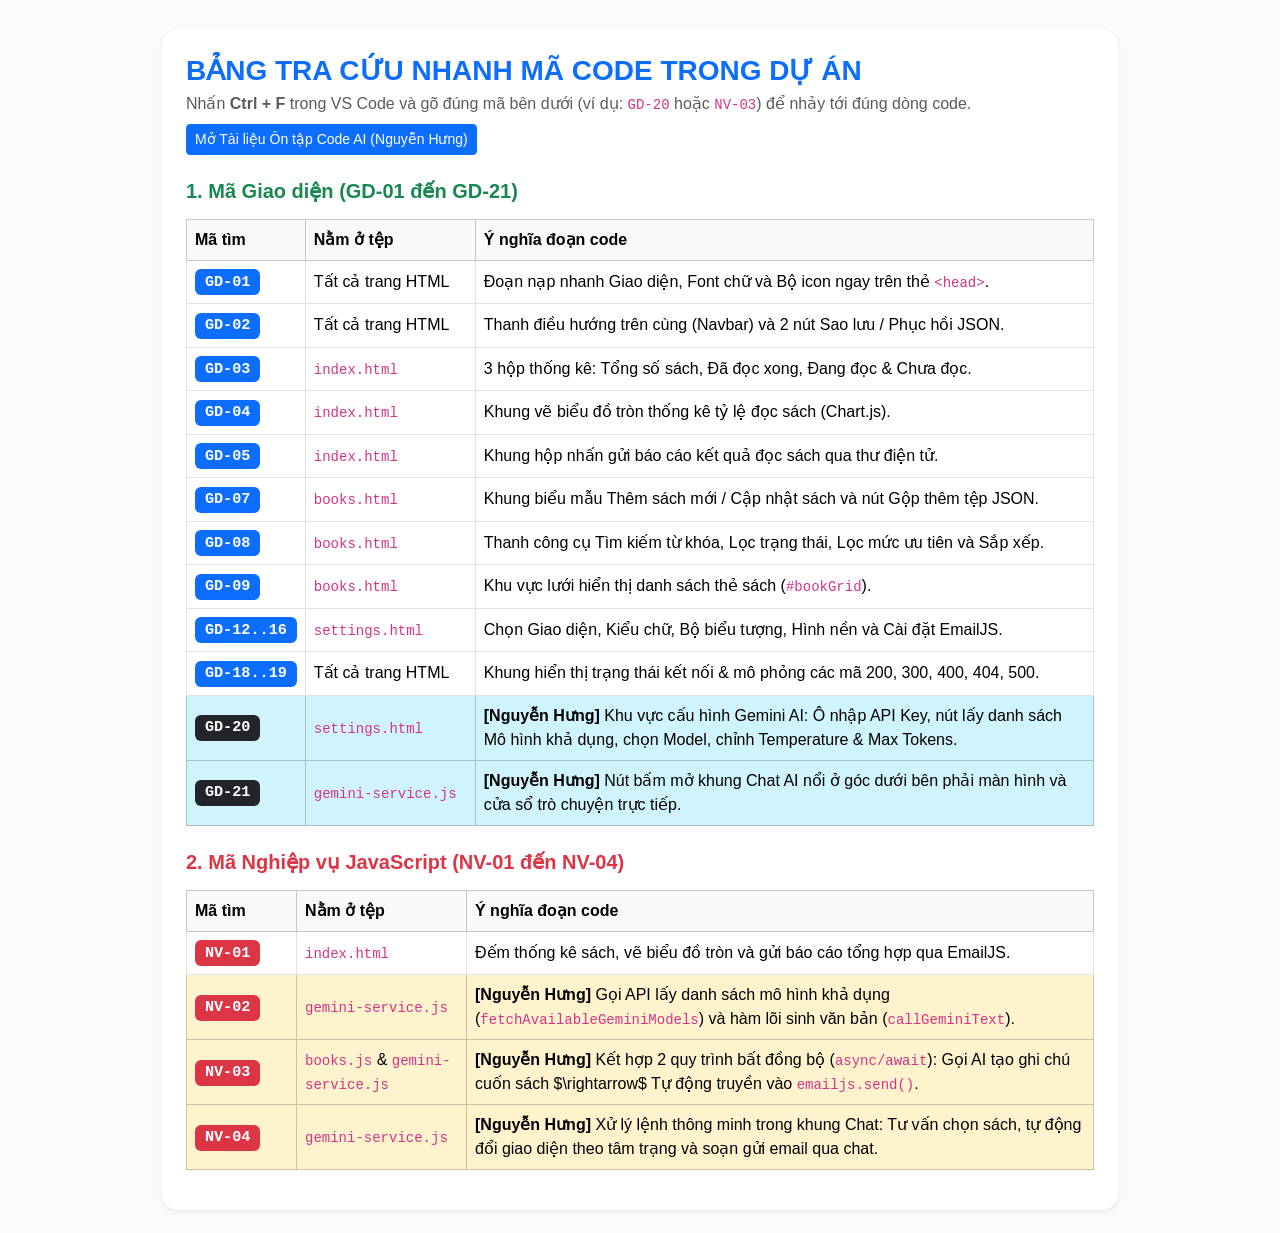
<file: tra-cuu-code.html>
<!DOCTYPE html>
<html lang="vi">
<head>
    <meta charset="UTF-8">
    <title>Bảng Tra Cứu Nhanh Mã Code - Tủ Sách Cá Nhân</title>
    <link href="vendor/bootstrap/bootstrap.min.css" rel="stylesheet">
    <style>
        body { background: #f8fafc; padding: 30px 15px; font-family: 'Segoe UI', sans-serif; }
        .code-badge { font-family: monospace; font-weight: bold; font-size: 0.95rem; }
    </style>
</head>
<body>
<div class="container" style="max-width: 980px;">
    <div class="card shadow-sm border-0 rounded-4">
        <div class="card-body p-4">
            <div class="d-flex justify-content-between align-items-center flex-wrap gap-2 mb-3">
                <div>
                    <h3 class="fw-bold text-primary mb-1">BẢNG TRA CỨU NHANH MÃ CODE TRONG DỰ ÁN</h3>
                    <p class="text-muted mb-0">Nhấn <strong>Ctrl + F</strong> trong VS Code và gõ đúng mã bên dưới (ví dụ: <code>GD-20</code> hoặc <code>NV-03</code>) để nhảy tới đúng dòng code.</p>
                </div>
                <a href="tai-lieu-on-tap-ai.html" class="btn btn-primary btn-sm">
                    Mở Tài liệu Ôn tập Code AI (Nguyễn Hưng)
                </a>
            </div>

            <h5 class="fw-bold mt-4 mb-3 text-success">1. Mã Giao diện (GD-01 đến GD-21)</h5>
            <table class="table table-bordered table-hover bg-white align-middle">
                <thead class="table-light">
                    <tr>
                        <th style="width: 110px;">Mã tìm</th>
                        <th style="width: 170px;">Nằm ở tệp</th>
                        <th>Ý nghĩa đoạn code</th>
                    </tr>
                </thead>
                <tbody>
                    <tr><td><span class="badge bg-primary code-badge">GD-01</span></td><td>Tất cả trang HTML</td><td>Đoạn nạp nhanh Giao diện, Font chữ và Bộ icon ngay trên thẻ <code>&lt;head&gt;</code>.</td></tr>
                    <tr><td><span class="badge bg-primary code-badge">GD-02</span></td><td>Tất cả trang HTML</td><td>Thanh điều hướng trên cùng (Navbar) và 2 nút Sao lưu / Phục hồi JSON.</td></tr>
                    <tr><td><span class="badge bg-primary code-badge">GD-03</span></td><td><code>index.html</code></td><td>3 hộp thống kê: Tổng số sách, Đã đọc xong, Đang đọc & Chưa đọc.</td></tr>
                    <tr><td><span class="badge bg-primary code-badge">GD-04</span></td><td><code>index.html</code></td><td>Khung vẽ biểu đồ tròn thống kê tỷ lệ đọc sách (Chart.js).</td></tr>
                    <tr><td><span class="badge bg-primary code-badge">GD-05</span></td><td><code>index.html</code></td><td>Khung hộp nhấn gửi báo cáo kết quả đọc sách qua thư điện tử.</td></tr>
                    <tr><td><span class="badge bg-primary code-badge">GD-07</span></td><td><code>books.html</code></td><td>Khung biểu mẫu Thêm sách mới / Cập nhật sách và nút Gộp thêm tệp JSON.</td></tr>
                    <tr><td><span class="badge bg-primary code-badge">GD-08</span></td><td><code>books.html</code></td><td>Thanh công cụ Tìm kiếm từ khóa, Lọc trạng thái, Lọc mức ưu tiên và Sắp xếp.</td></tr>
                    <tr><td><span class="badge bg-primary code-badge">GD-09</span></td><td><code>books.html</code></td><td>Khu vực lưới hiển thị danh sách thẻ sách (<code>#bookGrid</code>).</td></tr>
                    <tr><td><span class="badge bg-primary code-badge">GD-12..16</span></td><td><code>settings.html</code></td><td>Chọn Giao diện, Kiểu chữ, Bộ biểu tượng, Hình nền và Cài đặt EmailJS.</td></tr>
                    <tr><td><span class="badge bg-primary code-badge">GD-18..19</span></td><td>Tất cả trang HTML</td><td>Khung hiển thị trạng thái kết nối & mô phỏng các mã 200, 300, 400, 404, 500.</td></tr>
                    <tr class="table-info"><td><span class="badge bg-dark code-badge">GD-20</span></td><td><code>settings.html</code></td><td><strong>[Nguyễn Hưng]</strong> Khu vực cấu hình Gemini AI: Ô nhập API Key, nút lấy danh sách Mô hình khả dụng, chọn Model, chỉnh Temperature & Max Tokens.</td></tr>
                    <tr class="table-info"><td><span class="badge bg-dark code-badge">GD-21</span></td><td><code>gemini-service.js</code></td><td><strong>[Nguyễn Hưng]</strong> Nút bấm mở khung Chat AI nổi ở góc dưới bên phải màn hình và cửa sổ trò chuyện trực tiếp.</td></tr>
                </tbody>
            </table>

            <h5 class="fw-bold mt-4 mb-3 text-danger">2. Mã Nghiệp vụ JavaScript (NV-01 đến NV-04)</h5>
            <table class="table table-bordered table-hover bg-white align-middle">
                <thead class="table-light">
                    <tr>
                        <th style="width: 110px;">Mã tìm</th>
                        <th style="width: 170px;">Nằm ở tệp</th>
                        <th>Ý nghĩa đoạn code</th>
                    </tr>
                </thead>
                <tbody>
                    <tr><td><span class="badge bg-danger code-badge">NV-01</span></td><td><code>index.html</code></td><td>Đếm thống kê sách, vẽ biểu đồ tròn và gửi báo cáo tổng hợp qua EmailJS.</td></tr>
                    <tr class="table-warning"><td><span class="badge bg-danger code-badge">NV-02</span></td><td><code>gemini-service.js</code></td><td><strong>[Nguyễn Hưng]</strong> Gọi API lấy danh sách mô hình khả dụng (<code>fetchAvailableGeminiModels</code>) và hàm lõi sinh văn bản (<code>callGeminiText</code>).</td></tr>
                    <tr class="table-warning"><td><span class="badge bg-danger code-badge">NV-03</span></td><td><code>books.js</code> & <code>gemini-service.js</code></td><td><strong>[Nguyễn Hưng]</strong> Kết hợp 2 quy trình bất đồng bộ (<code>async/await</code>): Gọi AI tạo ghi chú cuốn sách $\rightarrow$ Tự động truyền vào <code>emailjs.send()</code>.</td></tr>
                    <tr class="table-warning"><td><span class="badge bg-danger code-badge">NV-04</span></td><td><code>gemini-service.js</code></td><td><strong>[Nguyễn Hưng]</strong> Xử lý lệnh thông minh trong khung Chat: Tư vấn chọn sách, tự động đổi giao diện theo tâm trạng và soạn gửi email qua chat.</td></tr>
                </tbody>
            </table>
        </div>
    </div>
</div>
</body>
</html>
</file>
<file: assets/css/style.css>
/* ==========================================================================
   1. KHAI BÁO FONT CHỮ NỘI BỘ (ĐỌC TRỰC TIẾP TỪ THƯ MỤC assets/fonts/)
   ========================================================================== */
@font-face {
    font-family: 'Roboto-Priority-Regular';
    src: url('../fonts/Roboto-Regular.ttf') format('truetype');
    font-weight: 400;
    font-style: normal;
}
@font-face {
    font-family: 'Roboto-Priority-Bold';
    src: url('../fonts/Roboto-Bold.ttf') format('truetype');
    font-weight: 700;
    font-style: normal;
}
@font-face {
    font-family: 'Roboto-Static-Italic';
    src: url('../fonts/static/Roboto-Italic.ttf') format('truetype');
    font-weight: 400;
    font-style: italic;
}
@font-face {
    font-family: 'Roboto-Static-ExtraLight';
    src: url('../fonts/static/Roboto-ExtraLight.ttf') format('truetype');
    font-weight: 200;
    font-style: normal;
}
@font-face {
    font-family: 'Roboto-Static-ExtraBold';
    src: url('../fonts/static/Roboto-ExtraBold.ttf') format('truetype');
    font-weight: 800;
    font-style: normal;
}
@font-face {
    font-family: 'Roboto-Static-Black';
    src: url('../fonts/static/Roboto-Black.ttf') format('truetype');
    font-weight: 900;
    font-style: normal;
}

/* Áp dụng Font chữ theo lựa chọn trong trang Tùy chỉnh */
html[data-font="priority-regular"] body { font-family: 'Roboto-Priority-Regular', sans-serif !important; }
html[data-font="priority-bold"] body { font-family: 'Roboto-Priority-Bold', sans-serif !important; }
html[data-font="static-italic"] body { font-family: 'Roboto-Static-Italic', sans-serif !important; font-style: italic; }
html[data-font="static-extralight"] body { font-family: 'Roboto-Static-ExtraLight', sans-serif !important; }
html[data-font="static-extrabold"] body { font-family: 'Roboto-Static-ExtraBold', sans-serif !important; }
html[data-font="static-black"] body { font-family: 'Roboto-Static-Black', sans-serif !important; }
html[data-font="system"] body { font-family: 'Segoe UI', Tahoma, Geneva, Verdana, sans-serif !important; }

/* ==========================================================================
   2. CẤU TRÚC CHUNG & HIỂN THỊ ĐA CẤP ĐỘ ICON
   ========================================================================== */
body {
    min-height: 100vh;
    display: flex;
    flex-direction: column;
    transition: background-color 0.25s ease, color 0.25s ease;
}

main { flex: 1; }

.nav-logo { width: 30px; height: 30px; object-fit: contain; }
.stat-icon { width: 34px; height: 34px; object-fit: contain; }
.title-icon { width: 26px; height: 26px; object-fit: contain; vertical-align: text-bottom; }
.giant-icon { width: 76px; height: 76px; object-fit: contain; }
.empty-icon { width: 64px; height: 64px; object-fit: contain; opacity: 0.75; }

.default-icon { display: none !important; }
.dynamic-icon { display: inline-block !important; }

html.use-default-icons .default-icon { display: inline-block !important; }
html.use-default-icons .dynamic-icon { display: none !important; }

.icon-box {
    width: 60px;
    height: 60px;
    border-radius: 16px;
    display: flex;
    align-items: center;
    justify-content: center;
    font-size: 1.75rem;
    flex-shrink: 0;
}

.stat-card, .book-card {
    transition: transform 0.25s ease, box-shadow 0.25s ease;
    border-radius: 16px;
}
.stat-card:hover, .book-card:hover {
    transform: translateY(-5px);
    box-shadow: 0 12px 24px rgba(0,0,0,0.12) !important;
}

.book-cover {
    height: 230px;
    object-fit: cover;
    border-top-left-radius: 16px;
    border-top-right-radius: 16px;
    background-color: #e9ecef;
}

.badge-status {
    font-size: 0.8rem;
    padding: 0.4em 0.8em;
    border-radius: 20px;
}

.empty-state {
    text-align: center;
    padding: 2.5rem 1.5rem;
    background: rgba(128, 128, 128, 0.05);
    border-radius: 16px;
    border: 2px dashed rgba(128, 128, 128, 0.25);
}

body.has-custom-bg .card,
body.has-custom-bg .welcome-banner,
body.has-custom-bg .app-footer {
    background-color: rgba(var(--bs-body-bg-rgb, 255, 255, 255), 0.88) !important;
    backdrop-filter: blur(10px);
}

/* ==========================================================================
   3. KHUNG HIỂN THỊ MÃ TRẠNG THÁI & BẮT NGOẠI LỆ (MÃ 200, 300, 400, 404, 500)
   ========================================================================== */
.status-banner {
    display: flex;
    align-items: center;
    justify-content: space-between;
    padding: 12px 18px;
    border-radius: 12px;
    border-left: 6px solid #198754;
    background-color: #e8f5e9;
    color: #1b5e20;
    box-shadow: 0 3px 10px rgba(0,0,0,0.06);
    transition: all 0.25s ease;
}
.status-banner-left {
    display: flex;
    align-items: center;
    gap: 14px;
    flex-wrap: wrap;
}
.status-code-pill {
    font-weight: 800;
    font-size: 0.8rem;
    padding: 5px 12px;
    border-radius: 50px;
    background-color: #198754;
    color: #ffffff;
    letter-spacing: 0.5px;
    white-space: nowrap;
}
.status-text-group {
    display: flex;
    flex-direction: column;
}
.status-detail-sub {
    font-size: 0.85rem;
    opacity: 0.9;
}
.status-close-btn {
    background: transparent;
    border: none;
    font-size: 1.4rem;
    line-height: 1;
    color: inherit;
    opacity: 0.6;
    cursor: pointer;
    padding: 0 6px;
}
.status-close-btn:hover { opacity: 1; }

.status-banner.status-200 { border-left-color: #198754; background-color: #e8f5e9; color: #1b5e20; }
.status-banner.status-200 .status-code-pill { background-color: #198754; }

.status-banner.status-300 { border-left-color: #0d6efd; background-color: #e7f1ff; color: #084298; }
.status-banner.status-300 .status-code-pill { background-color: #0d6efd; }

.status-banner.status-400 { border-left-color: #fd7e14; background-color: #fff3cd; color: #664d03; }
.status-banner.status-400 .status-code-pill { background-color: #fd7e14; }

.status-banner.status-500 { border-left-color: #dc3545; background-color: #f8d7da; color: #842029; }
.status-banner.status-500 .status-code-pill { background-color: #dc3545; }

/* ==========================================================================
   4. NÚT GHI CHÚ AI, LOADING SPINNER & KHUNG CHAT AI NỔI GÓC PHẢI (MỚI)
   ========================================================================== */
.btn-ai-note {
    background: linear-gradient(135deg, #2563eb, #7c3aed);
    color: #ffffff !important;
    border: none;
    font-weight: 600;
    transition: opacity 0.2s ease, transform 0.15s ease;
}
.btn-ai-note:hover {
    opacity: 0.92;
    transform: translateY(-1px);
}
.btn-loading-locked {
    pointer-events: none;
    opacity: 0.75 !important;
}

.settings-panel {
    background: rgba(13, 110, 253, 0.04);
    border: 1px solid rgba(13, 110, 253, 0.15);
    border-radius: 16px;
    padding: 1.5rem;
}

/* Khung Chat AI nổi ở góc dưới bên phải */
.ai-chat-widget {
    position: fixed;
    right: 22px;
    bottom: 22px;
    z-index: 1080;
    font-family: inherit;
}

.ai-chat-fab {
    display: flex;
    align-items: center;
    gap: 8px;
    background: linear-gradient(135deg, #0d6efd, #6610f2);
    color: #ffffff;
    border: none;
    border-radius: 50px;
    padding: 12px 20px;
    font-weight: 700;
    cursor: pointer;
    transition: transform 0.2s ease, box-shadow 0.2s ease;
}
.ai-chat-fab:hover {
    transform: scale(1.05);
    box-shadow: 0 8px 22px rgba(13, 110, 253, 0.4) !important;
}

.ai-chat-popup {
    position: fixed;
    right: 22px;
    bottom: 82px;
    width: 360px;
    max-width: calc(100vw - 32px);
    height: 480px;
    max-height: calc(100vh - 120px);
    background-color: var(--bs-body-bg, #ffffff);
    color: var(--bs-body-color, #212529);
    border: 1px solid rgba(128, 128, 128, 0.25);
    border-radius: 16px;
    display: flex;
    flex-direction: column;
    overflow: hidden;
}

.ai-chat-header {
    background: linear-gradient(135deg, #0d6efd, #6610f2);
}

.btn-xs {
    font-size: 0.74rem;
    padding: 3px 8px;
    border-radius: 20px;
}

.ai-chat-messages {
    flex: 1;
    overflow-y: auto;
    display: flex;
    flex-direction: column;
    gap: 10px;
    background-color: rgba(128, 128, 128, 0.04);
}

.ai-msg {
    max-width: 85%;
    padding: 9px 13px;
    border-radius: 14px;
    font-size: 0.875rem;
    line-height: 1.45;
    white-space: pre-wrap;
    word-break: break-word;
}

.ai-msg-bot {
    align-self: flex-start;
    background-color: rgba(13, 110, 253, 0.1);
    border: 1px solid rgba(13, 110, 253, 0.2);
    border-bottom-left-radius: 4px;
}

.ai-msg-user {
    align-self: flex-end;
    background: #0d6efd;
    color: #ffffff;
    border-bottom-right-radius: 4px;
}

/* ==========================================================================
   5. GIAO DIỆN TỰ THIẾT KẾ - CODE CSS THUẦN (.pure-mode)
   ========================================================================== */
html.pure-mode * { box-sizing: border-box; }
html.pure-mode body {
    margin: 0;
    background-color: #f4f7f6;
    color: #2c3e50;
    line-height: 1.6;
}
html.pure-mode .container {
    width: 100%;
    max-width: 1160px;
    margin: 0 auto;
    padding: 0 20px;
}
html.pure-mode .navbar {
    background: linear-gradient(135deg, #1e3c72 0%, #2a5298 100%);
    color: #fff;
    padding: 14px 0;
    position: sticky;
    top: 0;
    z-index: 1000;
    box-shadow: 0 4px 12px rgba(0,0,0,0.1);
}
html.pure-mode .navbar .container {
    display: flex;
    align-items: center;
    justify-content: space-between;
    flex-wrap: wrap;
}
html.pure-mode .navbar-brand {
    color: #fff;
    text-decoration: none;
    font-size: 1.3rem;
    font-weight: bold;
    display: flex;
    align-items: center;
    gap: 10px;
}
html.pure-mode .navbar-toggler {
    display: none;
    background: transparent;
    border: 1px solid rgba(255,255,255,0.6);
    color: #fff;
    padding: 6px 12px;
    border-radius: 6px;
    cursor: pointer;
}
html.pure-mode .navbar-collapse {
    display: flex;
    align-items: center;
    justify-content: space-between;
    flex-grow: 1;
    margin-left: 30px;
}
html.pure-mode .navbar-nav {
    list-style: none;
    display: flex;
    gap: 20px;
    margin: 0;
    padding: 0;
}
html.pure-mode .nav-link {
    color: rgba(255,255,255,0.85);
    text-decoration: none;
    padding: 6px 12px;
    border-radius: 8px;
}
html.pure-mode .nav-link.active,
html.pure-mode .nav-link:hover {
    color: #fff;
    background: rgba(255,255,255,0.15);
    font-weight: bold;
}
html.pure-mode .row {
    display: flex;
    flex-wrap: wrap;
    margin: -12px;
}
html.pure-mode [class*="col-"] {
    padding: 12px;
    width: 100%;
}
@media (min-width: 768px) {
    html.pure-mode .col-md-2 { width: 16.666%; }
    html.pure-mode .col-md-3 { width: 25%; }
    html.pure-mode .col-md-4 { width: 33.333%; }
    html.pure-mode .col-md-6 { width: 50%; }
    html.pure-mode .col-md-7 { width: 58.333%; }
    html.pure-mode .col-md-8 { width: 66.666%; }
    html.pure-mode .col-md-9 { width: 75%; }
}
@media (min-width: 992px) {
    html.pure-mode .col-lg-4 { width: 33.333%; }
    html.pure-mode .col-lg-7 { width: 58.333%; }
}
html.pure-mode .card,
html.pure-mode .welcome-banner {
    background: #ffffff;
    border-radius: 16px;
    padding: 20px;
    box-shadow: 0 4px 15px rgba(0,0,0,0.06);
    margin-bottom: 20px;
}
html.pure-mode .form-control,
html.pure-mode .form-select {
    width: 100%;
    padding: 10px 14px;
    border: 1px solid #cbd5e1;
    border-radius: 10px;
    font-size: 0.95rem;
    margin-top: 4px;
}
html.pure-mode .btn {
    display: inline-block;
    padding: 9px 16px;
    border-radius: 10px;
    border: 1px solid transparent;
    cursor: pointer;
    font-weight: 600;
    text-decoration: none;
    text-align: center;
}
html.pure-mode .btn-primary { background: #2a5298; color: #fff; }
html.pure-mode .btn-success { background: #198754; color: #fff; }
html.pure-mode .btn-danger { background: #dc3545; color: #fff; }
html.pure-mode .btn-outline-light { border-color: rgba(255,255,255,0.7); color: #fff; background: transparent; }
html.pure-mode .btn-outline-primary { border-color: #2a5298; color: #2a5298; background: transparent; }
html.pure-mode .btn-outline-secondary { border-color: #64748b; color: #64748b; background: transparent; }
html.pure-mode .btn-outline-danger { border-color: #dc3545; color: #dc3545; background: transparent; }
html.pure-mode .d-none { display: none !important; }
</file>
